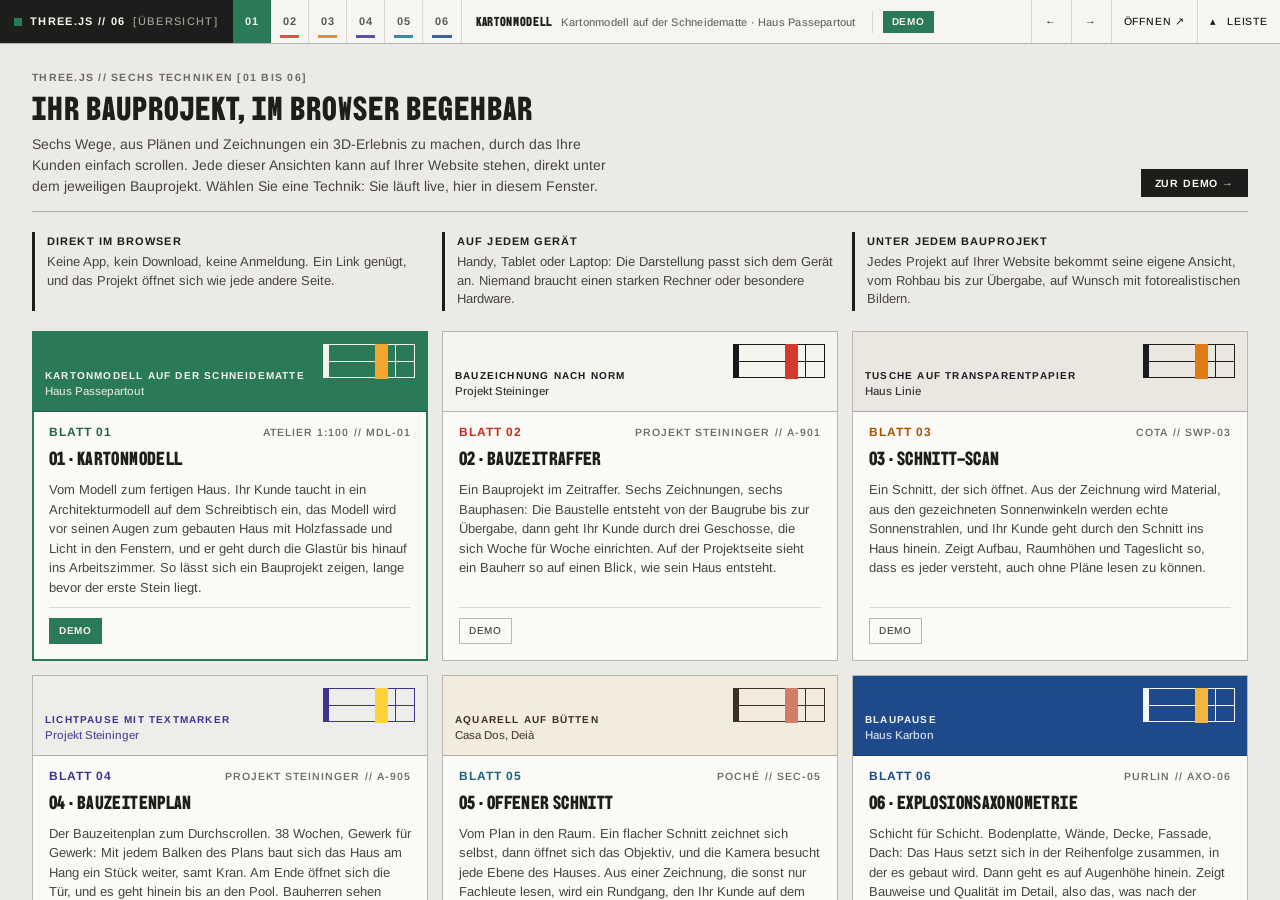
<file: index.html>
<!doctype html>
<html lang="de">
<head>
<meta charset="utf-8">
<meta name="viewport" content="width=device-width, initial-scale=1">
<title>three.js Demos · Ihr Bauprojekt im Browser</title>
<meta name="description" content="three.js Demos: sechs Wege, ein Bauprojekt im Browser begehbar zu machen. Direkt auf Ihrer Website, unter jedem Projekt, auf jedem Gerät, ohne App und ohne Download.">
<meta name="theme-color" content="#f6f5f1">
<link rel="preload" href="fonts/BBHBogle-Regular.woff2" as="font" type="font/woff2" crossorigin>
<link rel="preload" href="fonts/Arimo-VariableFont_wght.woff2" as="font" type="font/woff2" crossorigin>
<style>
  /* The plan chest: neutral paper and graphite. The one colour on the page is the identity colour of the demo
     that is running (--accent), so the frame never competes with the six drawing media inside it. */
  @font-face { font-family: 'BBH Bogle'; src: url('fonts/BBHBogle-Regular.woff2') format('woff2'); font-weight: 400; font-style: normal; font-display: swap; }
  @font-face { font-family: 'Arimo'; src: url('fonts/Arimo-VariableFont_wght.woff2') format('woff2'); font-weight: 400 700; font-style: normal; font-display: swap; }
  :root {
    --bg: #eceae4;
    --panel: #f6f5f1;
    --card: #fbfaf7;
    --ink: #1d1d1b;
    --mute: #6b6a65;
    --soft: #45443f;
    --line: rgba(29, 29, 27, 0.14);
    --line-strong: rgba(29, 29, 27, 0.3);
    --hover: rgba(29, 29, 27, 0.06);
    --accent: #2a7a57;      /* identity colour of the running demo, set from DEMOS */
    --accent-on: #f5f2ea;   /* text on the identity colour */
    --accent-ink: #20674a;  /* the identity colour, dark enough for small text on paper */
    --sheet: #323841;       /* the sheet of the running demo: shown behind the stage while it loads */
    --display: 'BBH Bogle', 'Arimo', 'Arial Black', sans-serif;
    --sans: 'Arimo', 'Helvetica Neue', Arial, sans-serif;
    --mono: 'Arimo', 'Helvetica Neue', Arial, sans-serif;
    --bar-h: 44px;
  }

  * { box-sizing: border-box; }
  html, body {
    margin: 0;
    width: 100%;
    height: 100%;
    overflow: hidden;
    background: var(--bg);
    color: var(--ink);
    font-family: var(--sans);
    -webkit-font-smoothing: antialiased;
    font-synthesis: none;
  }
  button { -webkit-tap-highlight-color: transparent; }
  :focus-visible { outline: 2px solid var(--accent-ink); outline-offset: -2px; }

  /* ── TOP BAR: the title block of the chest ── */
  #master-bar {
    position: fixed;
    top: 0;
    left: 0;
    right: 0;
    height: var(--bar-h);
    background: var(--panel);
    border-bottom: 1px solid var(--line-strong);
    display: flex;
    align-items: center;
    z-index: 1000;
    user-select: none;
    transition: transform 0.22s cubic-bezier(0.22, 1, 0.36, 1);
  }

  body.bar-collapsed #master-bar {
    transform: translateY(-100%);
  }

  .brand-cell {
    display: flex;
    flex: none;
    align-items: center;
    gap: 8px;
    height: 100%;
    padding: 0 14px;
    border: 0;
    border-right: 1px solid var(--line);
    font: 700 11px/1 var(--mono);
    letter-spacing: 0.12em;
    text-transform: uppercase;
    white-space: nowrap;
    cursor: pointer;
    color: var(--ink);
    background: transparent;
  }
  .brand-cell:hover { background: var(--hover); }
  .brand-cell.on { background: var(--ink); color: var(--panel); }
  .brand-cell.on .tag { color: rgba(246, 245, 241, 0.6); }
  .brand-cell .dot {
    width: 8px;
    height: 8px;
    background: var(--accent);
    display: inline-block;
    transition: background 0.3s;
  }
  .brand-cell .tag { color: var(--mute); font-weight: 500; }

  /* 01..06 number strip */
  .num-strip {
    display: flex;
    align-items: stretch;
    height: 100%;
    min-width: 0;
    border-right: 1px solid var(--line);
    overflow-x: auto;
    scrollbar-width: none;
  }
  .num-strip::-webkit-scrollbar { display: none; }

  .demo-btn {
    appearance: none;
    flex: none;
    border: 0;
    border-right: 1px solid var(--line);
    background: transparent;
    color: var(--mute);
    padding: 0 11px;
    min-width: 38px;
    height: 100%;
    display: inline-flex;
    align-items: center;
    justify-content: center;
    gap: 6px;
    font: 500 11px/1 var(--mono);
    font-variant-numeric: tabular-nums;
    letter-spacing: 0.06em;
    cursor: pointer;
    white-space: nowrap;
    transition: background 0.12s, color 0.12s;
    position: relative;
  }
  .demo-btn:last-child { border-right: 0; }
  .demo-btn .n { font-weight: 700; color: var(--ink); opacity: 0.72; }
  .demo-btn .lbl {
    font-family: var(--sans);
    font-weight: 600;
    font-size: 11.5px;
    letter-spacing: 0.01em;
    display: none;
  }
  @media (min-width: 1440px) {
    .demo-btn .lbl { display: inline; }
  }
  /* the little colour tick under every number is the sheet of that demo */
  .demo-btn::after {
    content: '';
    position: absolute;
    left: 9px;
    right: 9px;
    bottom: 5px;
    height: 3px;
    background: var(--c);
    opacity: 0.85;
    transition: left 0.15s, right 0.15s, bottom 0.15s, height 0.15s;
  }
  .demo-btn:hover { background: var(--hover); color: var(--ink); }
  .demo-btn.active { background: var(--c); color: var(--c-on); }
  .demo-btn.active .n { color: var(--c-on); opacity: 1; }
  .demo-btn.active::after { opacity: 0; }

  /* Active demo title + its variants */
  .active-meta {
    display: flex;
    align-items: center;
    gap: 10px;
    padding: 0 14px;
    height: 100%;
    min-width: 0;
    flex: 1;
    overflow: hidden;
    -webkit-mask-image: linear-gradient(90deg, #000 calc(100% - 28px), transparent);
    mask-image: linear-gradient(90deg, #000 calc(100% - 28px), transparent);
  }

  .active-title {
    display: flex;
    align-items: baseline;
    gap: 8px;
    white-space: nowrap;
  }
  .active-title .code {
    font: 700 10px/1 var(--mono);
    color: var(--accent-ink);
    letter-spacing: 0.1em;
  }
  .active-title .name {
    font: 400 13px/1 var(--display);
    letter-spacing: 0.05em;
    text-transform: uppercase;
  }
  .active-title .medium {
    font: 500 11px/1 var(--sans);
    color: var(--mute);
    letter-spacing: 0.02em;
  }
  /* room in the bar: the drawing code only on very wide screens, the medium gives way to the tab labels */
  .active-title .code { display: none; }
  @media (min-width: 1440px) and (max-width: 1759px) { .active-title .medium { display: none; } }
  @media (min-width: 1760px) { .active-title .code { display: inline; } }

  .variant-group {
    display: inline-flex;
    align-items: center;
    gap: 4px;
    margin-left: 6px;
    padding-left: 10px;
    border-left: 1px solid var(--line);
  }
  .var-pill {
    appearance: none;
    border: 1px solid var(--line-strong);
    background: transparent;
    color: var(--soft);
    font: 500 10px/1 var(--mono);
    letter-spacing: 0.07em;
    text-transform: uppercase;
    padding: 5px 8px;
    cursor: pointer;
    white-space: nowrap;
    transition: color 0.12s, border-color 0.12s, background 0.12s;
  }
  .var-pill:hover { color: var(--ink); border-color: var(--ink); }
  .var-pill.active {
    background: var(--c, var(--accent));
    border-color: var(--c, var(--accent));
    color: var(--c-on, var(--accent-on));
    font-weight: 700;
  }

  /* Right controls */
  .bar-actions {
    display: flex;
    flex: none;
    align-items: stretch;
    height: 100%;
    margin-left: auto;
    border-left: 1px solid var(--line);
  }
  .act-btn {
    appearance: none;
    border: 0;
    border-right: 1px solid var(--line);
    background: transparent;
    color: var(--ink);
    padding: 0 12px;
    min-width: 40px;
    font: 500 10.5px/1 var(--mono);
    letter-spacing: 0.08em;
    text-transform: uppercase;
    cursor: pointer;
    display: inline-flex;
    align-items: center;
    justify-content: center;
    gap: 6px;
    white-space: nowrap;
    text-decoration: none;
  }
  .act-btn:last-child { border-right: 0; }
  .act-btn:hover { background: var(--hover); }
  .act-btn.on { background: var(--ink); color: var(--panel); font-weight: 700; }

  /* Floating tab when the bar is hidden */
  #show-bar-tab {
    position: fixed;
    top: 0;
    left: 50%;
    transform: translate(-50%, -100%);
    z-index: 1001;
    background: var(--panel);
    color: var(--ink);
    border: 1px solid var(--line-strong);
    border-top: 0;
    padding: 6px 12px;
    font: 700 10px/1 var(--mono);
    letter-spacing: 0.12em;
    text-transform: uppercase;
    cursor: pointer;
    transition: transform 0.22s cubic-bezier(0.22, 1, 0.36, 1);
  }
  body.bar-collapsed #show-bar-tab {
    transform: translate(-50%, 0);
  }

  /* ── STAGE IFRAME ── */
  #stage-wrap {
    position: fixed;
    top: var(--bar-h);
    left: 0;
    right: 0;
    bottom: 0;
    background: var(--sheet);
    transition: top 0.22s cubic-bezier(0.22, 1, 0.36, 1), background 0.3s;
  }
  body.bar-collapsed #stage-wrap {
    top: 0;
  }

  #stage {
    width: 100%;
    height: 100%;
    border: 0;
    display: block;
    background: transparent;
  }

  /* ── THE DRAWER: six sheets, each with the colour card of its medium ── */
  #matrix-drawer {
    position: fixed;
    top: var(--bar-h);
    left: 0;
    right: 0;
    bottom: 0;
    background: var(--bg);
    z-index: 950;
    overflow-y: auto;
    overscroll-behavior: contain;
    padding: 28px 32px 48px;
    display: none;
  }
  #matrix-drawer.open {
    display: block;
  }

  .matrix-head {
    max-width: 1360px;
    margin: 0 auto 20px;
    display: flex;
    gap: 16px;
    justify-content: space-between;
    align-items: flex-end;
    border-bottom: 1px solid var(--line-strong);
    padding-bottom: 14px;
  }
  .matrix-head h2 {
    margin: 0;
    font: 400 clamp(22px, 2.6vw, 34px)/1.08 var(--display);
    letter-spacing: 0.03em;
    text-transform: uppercase;
  }
  .matrix-head p {
    margin: 8px 0 0;
    max-width: 72ch;
    font: 400 14px/1.5 var(--sans);
    color: var(--soft);
  }
  .matrix-head .eyebrow {
    margin: 0 0 8px;
    font: 700 10.5px/1 var(--mono);
    letter-spacing: 0.12em;
    color: var(--mute);
  }
  /* what it means for a builder's website: three plain promises above the six sheets */
  .pitch {
    max-width: 1360px;
    margin: 0 auto 20px;
    padding: 0;
    list-style: none;
    display: grid;
    grid-template-columns: repeat(3, 1fr);
    gap: 14px;
  }
  .pitch li { border-left: 3px solid var(--ink); padding: 2px 0 2px 12px; }
  .pitch b { display: block; font: 700 11px/1.3 var(--mono); letter-spacing: 0.1em; text-transform: uppercase; }
  .pitch span { display: block; margin-top: 4px; font: 400 13px/1.45 var(--sans); color: var(--soft); }

  .matrix-grid {
    max-width: 1360px;
    margin: 0 auto;
    display: grid;
    grid-template-columns: repeat(auto-fill, minmax(360px, 1fr));
    gap: 14px;
  }

  .sheet-card {
    background: var(--card);
    border: 1px solid var(--line-strong);
    display: flex;
    flex-direction: column;
    transition: border-color 0.14s, box-shadow 0.14s;
    position: relative;
  }
  .sheet-card:hover { border-color: var(--ink); }
  .sheet-card.active { border-color: var(--c); box-shadow: inset 0 0 0 1px var(--c); }

  /* the colour card: the sheet, a few drawn lines in the medium's line colour, and its one accent */
  .swatch {
    appearance: none;
    display: flex;
    align-items: flex-end;
    justify-content: space-between;
    gap: 14px;
    width: 100%;
    min-height: 80px;
    padding: 12px;
    border: 0;
    border-bottom: 1px solid var(--line-strong);
    background: var(--sw-sheet);
    color: var(--sw-line);
    cursor: pointer;
    text-align: left;
  }
  .swatch .txt { min-width: 0; }
  .swatch .m { display: block; font: 700 10px/1.3 var(--mono); letter-spacing: 0.12em; text-transform: uppercase; }
  .swatch .h { display: block; margin-top: 3px; font: 500 11.5px/1.2 var(--sans); opacity: 0.86; }
  .swatch .plan {
    flex: none;
    align-self: flex-start;
    position: relative;
    width: 92px;
    height: 34px;
    border: 1.5px solid var(--sw-line);
    border-left-width: 6px;
    background:
      linear-gradient(var(--sw-line), var(--sw-line)) 0 50% / 100% 1px no-repeat,
      linear-gradient(var(--sw-line), var(--sw-line)) 78% 0 / 1px 100% no-repeat;
  }
  .swatch .plan::after { content: ''; position: absolute; top: -1.5px; bottom: -1.5px; left: 46px; width: 13px; background: var(--sw-accent); }

  .sheet-body { padding: 14px 16px 16px; display: flex; flex-direction: column; gap: 10px; flex: 1; }

  .sheet-card-top {
    display: flex;
    justify-content: space-between;
    align-items: baseline;
    gap: 10px;
    font: 600 10.5px/1 var(--mono);
    color: var(--mute);
    letter-spacing: 0.1em;
  }
  .sheet-card-top .num { color: var(--c-ink); font-size: 12px; font-weight: 700; }

  .sheet-card h3 {
    margin: 0;
    font: 400 19px/1.15 var(--display);
    letter-spacing: 0.02em;
    text-transform: uppercase;
    color: var(--ink);
    cursor: pointer;
  }
  .sheet-card h3:hover { color: var(--c-ink); }

  .sheet-card p {
    margin: 0;
    font-size: 13px;
    line-height: 1.5;
    color: var(--soft);
    flex: 1;
  }

  .sheet-vars {
    display: flex;
    flex-wrap: wrap;
    gap: 5px;
    padding-top: 10px;
    border-top: 1px solid var(--line);
  }
  .sheet-vars .var-pill { padding: 7px 9px; }

  @media (max-width: 900px) {
    .active-meta { display: none; }
    #matrix-drawer { padding: 18px 16px 36px; }
  }
  /* phone: number strip in the middle, everything else folds into the drawer */
  @media (max-width: 700px) {
    .brand-cell { padding: 0 10px; gap: 7px; letter-spacing: 0.08em; }
    .brand-cell .tag { display: none; }
    .num-strip { flex: 1; }
    .demo-btn { flex: 1 0 30px; min-width: 0; padding: 0 2px; }
    .demo-btn::after { left: 5px; right: 5px; }
    #prev-btn, #next-btn, #open-new { display: none; }
    .act-btn .long { display: none; }
    .matrix-head { flex-direction: column; align-items: flex-start; }
    .matrix-head h2 { font-size: 20px; }
    .pitch { grid-template-columns: 1fr; gap: 10px; }
    .matrix-grid { grid-template-columns: 1fr; }
  }
  @media (prefers-reduced-motion: reduce) {
    #master-bar, #show-bar-tab, #stage-wrap, .demo-btn::after { transition: none; }
  }
</style>
</head>
<body>

<header id="master-bar">
  <button class="brand-cell" id="toggle-matrix" title="Alle sechs Techniken zeigen">
    <span class="dot"></span>
    <span>THREE.JS // 06</span>
    <span class="tag">[ÜBERSICHT]</span>
  </button>

  <nav class="num-strip" id="num-strip" aria-label="Techniken 01 bis 06"></nav>

  <div class="active-meta">
    <div class="active-title">
      <span class="code" id="cur-code">ATELIER 1:100 // MDL-01</span>
      <span class="name" id="cur-name">Kartonmodell</span>
      <span class="medium" id="cur-medium"></span>
    </div>
    <div class="variant-group" id="cur-variants"></div>
  </div>

  <div class="bar-actions">
    <button class="act-btn" id="prev-btn" title="Vorherige Demo" aria-label="Vorherige Demo">←</button>
    <button class="act-btn" id="next-btn" title="Nächste Demo" aria-label="Nächste Demo">→</button>
    <a class="act-btn" id="open-new" href="#" target="_blank" rel="noopener" title="Aktuelle Demo in einem eigenen Tab öffnen">ÖFFNEN ↗</a>
    <button class="act-btn" id="hide-bar-btn" title="Leiste einklappen für die Vollbildansicht" aria-label="Leiste einklappen">▴<span class="long">&nbsp;LEISTE</span></button>
  </div>
</header>

<button id="show-bar-tab" title="Leiste anzeigen">▾ THREE.JS // 06</button>

<div id="matrix-drawer">
  <div class="matrix-head">
    <div>
      <p class="eyebrow">THREE.JS // SECHS TECHNIKEN [01 BIS 06]</p>
      <h2>Ihr Bauprojekt, im Browser begehbar</h2>
      <p>Sechs Wege, aus Plänen und Zeichnungen ein 3D-Erlebnis zu machen, durch das Ihre Kunden einfach scrollen. Jede dieser Ansichten kann auf Ihrer Website stehen, direkt unter dem jeweiligen Bauprojekt. Wählen Sie eine Technik: Sie läuft live, hier in diesem Fenster.</p>
    </div>
    <div style="display:flex; gap:10px;">
      <button class="act-btn on" id="close-matrix" style="padding:9px 14px;">ZUR DEMO →</button>
    </div>
  </div>
  <ul class="pitch">
    <li><b>Direkt im Browser</b><span>Keine App, kein Download, keine Anmeldung. Ein Link genügt, und das Projekt öffnet sich wie jede andere Seite.</span></li>
    <li><b>Auf jedem Gerät</b><span>Handy, Tablet oder Laptop: Die Darstellung passt sich dem Gerät an. Niemand braucht einen starken Rechner oder besondere Hardware.</span></li>
    <li><b>Unter jedem Bauprojekt</b><span>Jedes Projekt auf Ihrer Website bekommt seine eigene Ansicht, vom Rohbau bis zur Übergabe, auf Wunsch mit fotorealistischen Bildern.</span></li>
  </ul>
  <div class="matrix-grid" id="matrix-grid"></div>
</div>

<main id="stage-wrap">
  <iframe id="stage" title="Aktive 3D-Architekturdemo" allow="fullscreen"></iframe>
</main>

<script>
const DEMOS = [
  {
    "id": "01",
    "medium": "Kartonmodell auf der Schneidematte",
    "house": "Haus Passepartout",
    "sheet": "#2a7a57", "line": "#f5f2ea", "mark": "#f2a531",
    "accent": "#2a7a57", "on": "#f5f2ea", "ink": "#20674a",
    "stage": "#323841",
    "code": "ATELIER 1:100 // MDL-01",
    "title": "Kartonmodell",
    "short": "Kartonmodell",
    "desc": "Vom Modell zum fertigen Haus. Ihr Kunde taucht in ein Architekturmodell auf dem Schreibtisch ein, das Modell wird vor seinen Augen zum gebauten Haus mit Holzfassade und Licht in den Fenstern, und er geht durch die Glastür bis hinauf ins Arbeitszimmer. So lässt sich ein Bauprojekt zeigen, lange bevor der erste Stein liegt.",
    "variants": [
      {
        "label": "Demo",
        "url": "../threejs-demo-6/index.html"
      }
    ]
  },
  {
    "id": "02",
    "medium": "Bauzeichnung nach Norm",
    "house": "Projekt Steininger",
    "sheet": "#f5f4ef", "line": "#17191c", "mark": "#d43a2a",
    "accent": "#d43a2a", "on": "#fbfaf7", "ink": "#bf2f20",
    "code": "PROJEKT STEININGER // A-901",
    "title": "Bauzeitraffer",
    "short": "Bauzeitraffer",
    "desc": "Ein Bauprojekt im Zeitraffer. Sechs Zeichnungen, sechs Bauphasen: Die Baustelle entsteht von der Baugrube bis zur Übergabe, dann geht Ihr Kunde durch drei Geschosse, die sich Woche für Woche einrichten. Auf der Projektseite sieht ein Bauherr so auf einen Blick, wie sein Haus entsteht.",
    "variants": [
      {
        "label": "Demo",
        "url": "../threejs-demo-4/index.html"
      }
    ]
  },
  {
    "id": "03",
    "medium": "Tusche auf Transparentpapier",
    "house": "Haus Linie",
    "sheet": "#e9e7e0", "line": "#1b1c1e", "mark": "#e07a12",
    "accent": "#e07a12", "on": "#1b1c1e", "ink": "#a85400",
    "code": "COTA // SWP-03",
    "title": "Schnitt-Scan",
    "short": "Schnitt-Scan",
    "desc": "Ein Schnitt, der sich öffnet. Aus der Zeichnung wird Material, aus den gezeichneten Sonnenwinkeln werden echte Sonnenstrahlen, und Ihr Kunde geht durch den Schnitt ins Haus hinein. Zeigt Aufbau, Raumhöhen und Tageslicht so, dass es jeder versteht, auch ohne Pläne lesen zu können.",
    "variants": [
      {
        "label": "Demo",
        "url": "../threejs-demo-2/index.html"
      }
    ]
  },
  {
    "id": "04",
    "medium": "Lichtpause mit Textmarker",
    "house": "Projekt Steininger",
    "sheet": "#eeedea", "line": "#3d3492", "mark": "#ffd23c",
    "accent": "#3d3492", "on": "#eeedea", "ink": "#3d3492",
    "code": "PROJEKT STEININGER // A-905",
    "title": "Bauzeitenplan",
    "short": "Bauzeitenplan",
    "desc": "Der Bauzeitenplan zum Durchscrollen. 38 Wochen, Gewerk für Gewerk: Mit jedem Balken des Plans baut sich das Haus am Hang ein Stück weiter, samt Kran. Am Ende öffnet sich die Tür, und es geht hinein bis an den Pool. Bauherren sehen jederzeit, was wann passiert und wo ihr Projekt gerade steht.",
    "variants": [
      {
        "label": "A · Bauzeitenplan",
        "url": "../threejs-demo-5/index.html?dir=a"
      },
      {
        "label": "B · Plan 1:1",
        "url": "../threejs-demo-5/index.html?dir=b"
      },
      {
        "label": "C · Baustellenkamera",
        "url": "../threejs-demo-5/index.html?dir=c"
      }
    ]
  },
  {
    "id": "05",
    "medium": "Aquarell auf Bütten",
    "house": "Casa Dos, Deià",
    "sheet": "#f3ebdb", "line": "#3b2f27", "mark": "#cf7d68",
    "accent": "#1b7a8c", "on": "#f9f3e7", "ink": "#17667a",
    "code": "POCHÉ // SEC-05",
    "title": "Offener Schnitt",
    "short": "Offener Schnitt",
    "desc": "Vom Plan in den Raum. Ein flacher Schnitt zeichnet sich selbst, dann öffnet sich das Objektiv, und die Kamera besucht jede Ebene des Hauses. Aus einer Zeichnung, die sonst nur Fachleute lesen, wird ein Rundgang, den Ihr Kunde auf dem Handy mit dem Daumen steuert.",
    "variants": [
      {
        "label": "A · Objektiv öffnen",
        "url": "../threejs-demo-3/index.html?dir=a"
      },
      {
        "label": "C · Die Treppe hinab",
        "url": "../threejs-demo-3/index.html?dir=c"
      }
    ]
  },
  {
    "id": "06",
    "medium": "Blaupause",
    "house": "Haus Karbon",
    "sheet": "#1e4a8c", "line": "#f3f6fb", "mark": "#f4b63f",
    "accent": "#1e4a8c", "on": "#f3f6fb", "ink": "#1e4a8c",
    "code": "PURLIN // AXO-06",
    "title": "Explosionsaxonometrie",
    "short": "Explosionsaxo",
    "desc": "Schicht für Schicht. Bodenplatte, Wände, Decke, Fassade, Dach: Das Haus setzt sich in der Reihenfolge zusammen, in der es gebaut wird. Dann geht es auf Augenhöhe hinein. Zeigt Bauweise und Qualität im Detail, also das, was nach der Fertigstellung niemand mehr sieht.",
    "variants": [
      {
        "label": "A · Planblatt",
        "url": "../threejs-demo-1/index.html?dir=a"
      },
      {
        "label": "B · Geschossweise",
        "url": "../threejs-demo-1/index.html?dir=c"
      },
      {
        "label": "C · Abwicklung",
        "url": "../threejs-demo-1/index.html?dir=b"
      }
    ]
  }
];

const numStrip = document.getElementById('num-strip');
const curCode = document.getElementById('cur-code');
const curName = document.getElementById('cur-name');
const curMedium = document.getElementById('cur-medium');
const curVariants = document.getElementById('cur-variants');
const themeMeta = document.querySelector('meta[name="theme-color"]');
// every button and card carries the colours of its own demo
const tint = (el, d) => { el.style.setProperty('--c', d.accent); el.style.setProperty('--c-on', d.on); el.style.setProperty('--c-ink', d.ink); };
const openNew = document.getElementById('open-new');
const stage = document.getElementById('stage');
const matrixDrawer = document.getElementById('matrix-drawer');
const matrixGrid = document.getElementById('matrix-grid');
const toggleMatrixBtn = document.getElementById('toggle-matrix');

let activeIdx = 0;
let activeVarIdx = 0;
let loadToken = 0;

// Build top strip buttons
DEMOS.forEach((d, idx) => {
  const btn = document.createElement('button');
  btn.className = 'demo-btn';
  btn.dataset.idx = idx;
  btn.title = `${d.id} · ${d.title} · ${d.medium}`;
  btn.setAttribute('aria-label', `Demo ${Number(d.id)}: ${d.short}, ${d.medium}`);
  tint(btn, d);
  btn.innerHTML = `<span class="n">${d.id}</span><span class="lbl">${d.short}</span>`;
  btn.addEventListener('click', () => selectDemo(idx, 0));
  numStrip.appendChild(btn);
});

// Build matrix grid cards
DEMOS.forEach((d, idx) => {
  const card = document.createElement('div');
  card.className = 'sheet-card';
  card.dataset.idx = idx;
  tint(card, d);

  // the colour card of the medium: sheet, line and the one accent
  const sw = document.createElement('button');
  sw.className = 'swatch';
  sw.type = 'button';
  sw.title = `${d.title} öffnen`;
  sw.style.setProperty('--sw-sheet', d.sheet);
  sw.style.setProperty('--sw-line', d.line);
  sw.style.setProperty('--sw-accent', d.mark);
  sw.innerHTML = '<span class="txt"><span class="m"></span><span class="h"></span></span><span class="plan" aria-hidden="true"></span>';
  sw.querySelector('.m').textContent = d.medium;
  sw.querySelector('.h').textContent = d.house;
  sw.addEventListener('click', () => { selectDemo(idx, 0); setMatrixOpen(false); });

  const body = document.createElement('div');
  body.className = 'sheet-body';

  const top = document.createElement('div');
  top.className = 'sheet-card-top';
  top.innerHTML = `<span class="num">BLATT ${d.id}</span><span>${d.code}</span>`;

  const h3 = document.createElement('h3');
  h3.textContent = `${d.id} · ${d.title}`;
  h3.addEventListener('click', () => {
    selectDemo(idx, 0);
    setMatrixOpen(false);
  });

  const p = document.createElement('p');
  p.textContent = d.desc;

  const vars = document.createElement('div');
  vars.className = 'sheet-vars';
  d.variants.forEach((v, vIdx) => {
    const vp = document.createElement('button');
    vp.className = 'var-pill';
    vp.dataset.idx = idx;
    vp.dataset.vidx = vIdx;
    vp.textContent = v.label;
    vp.addEventListener('click', () => {
      selectDemo(idx, vIdx);
      setMatrixOpen(false);
    });
    vars.appendChild(vp);
  });

  body.append(top, h3, p, vars);
  card.append(sw, body);
  matrixGrid.appendChild(card);
});

let staged = true; // false while the drawer is the front page and no demo has been loaded yet
function setMatrixOpen(open) {
  if (!open && !staged) { staged = true; selectDemo(activeIdx, activeVarIdx, false); }
  matrixDrawer.classList.toggle('open', open);
  toggleMatrixBtn.classList.toggle('on', open);
  toggleMatrixBtn.setAttribute('aria-expanded', String(open));
}
addEventListener('keydown', (e) => { if (e.key === 'Escape' && matrixDrawer.classList.contains('open')) setMatrixOpen(false); });

toggleMatrixBtn.addEventListener('click', () => {
  setMatrixOpen(!matrixDrawer.classList.contains('open'));
});
document.getElementById('close-matrix').addEventListener('click', () => setMatrixOpen(false));

function selectDemo(idx, vIdx = 0, pushHash = true) {
  staged = true;
  const encodedUrl = markActive(idx, vIdx, pushHash);
  // Release previous WebGL context cleanly before loading next Three.js scene
  const token = ++loadToken;
  stage.src = 'about:blank';
  setTimeout(() => {
    if (token !== loadToken) return;
    stage.src = encodedUrl;
  }, 30);
}

// the bar, the drawer and the hash for one demo and variant, without reloading the stage
function markActive(idx, vIdx = 0, pushHash = true) {
  activeIdx = (idx + DEMOS.length) % DEMOS.length;
  const demo = DEMOS[activeIdx];
  activeVarIdx = Math.max(0, Math.min(vIdx, demo.variants.length - 1));
  const variant = demo.variants[activeVarIdx];
  const encodedUrl = encodeURI(variant.url);

  // the frame takes the identity colour of the running demo, the stage waits in the colour of its sheet
  const R = document.documentElement.style;
  R.setProperty('--accent', demo.accent);
  R.setProperty('--accent-on', demo.on);
  R.setProperty('--accent-ink', demo.ink);
  R.setProperty('--sheet', demo.stage || demo.sheet);   // the Kartonmodell waits in the dusk of its studio, not on the green mat
  curMedium.textContent = `${demo.medium} · ${demo.house}`;

  // Update top buttons
  document.querySelectorAll('.demo-btn').forEach((b, i) => {
    b.classList.toggle('active', i === activeIdx);
    if (i === activeIdx) { b.setAttribute('aria-current', 'true'); b.scrollIntoView({ block: 'nearest', inline: 'nearest' }); } else b.removeAttribute('aria-current');
  });

  // Update active title + variant pills
  curCode.textContent = demo.code;
  curName.textContent = demo.title;
  curVariants.innerHTML = '';
  demo.variants.forEach((v, i) => {
    const pill = document.createElement('button');
    pill.className = 'var-pill' + (i === activeVarIdx ? ' active' : '');
    pill.textContent = v.label;
    pill.addEventListener('click', () => selectDemo(activeIdx, i));
    curVariants.appendChild(pill);
  });

  // Update matrix cards
  document.querySelectorAll('.sheet-card').forEach((c, i) => {
    c.classList.toggle('active', i === activeIdx);
  });
  document.querySelectorAll('.sheet-vars .var-pill').forEach(p => {
    const match = Number(p.dataset.idx) === activeIdx && Number(p.dataset.vidx) === activeVarIdx;
    p.classList.toggle('active', match);
  });

  openNew.href = encodedUrl;

  if (pushHash) {
    const hash = activeVarIdx > 0 ? `#${demo.id}:${activeVarIdx}` : `#${demo.id}`;
    history.replaceState(null, '', hash);
  }
  return encodedUrl;
}

// the demos hand over to each other by themselves (one continuous show): the bar follows along
function followStage() {
  try {
    const L = stage.contentWindow.location;
    if (!/threejs-demo-\d/.test(L.pathname)) return;
    const path = L.pathname.replace(/index\.html$/, ''), dir = new URLSearchParams(L.search).get('dir');
    let hit = null;
    DEMOS.forEach((d, i) => d.variants.forEach((v, j) => {
      const u = new URL(v.url, location.href), vd = u.searchParams.get('dir');
      if (u.pathname.replace(/index\.html$/, '') === path && (!vd || !dir || vd === dir) && !hit) hit = [i, j];
    }));
    if (hit && (hit[0] !== activeIdx || hit[1] !== activeVarIdx)) markActive(hit[0], hit[1]);
  } catch {}
}
stage.addEventListener('load', () => {
  try { stage.contentWindow.focus(); } catch {}
  followStage();
});

document.getElementById('prev-btn').addEventListener('click', () => selectDemo(activeIdx - 1, 0));
document.getElementById('next-btn').addEventListener('click', () => selectDemo(activeIdx + 1, 0));

document.getElementById('hide-bar-btn').addEventListener('click', () => {
  document.body.classList.add('bar-collapsed');
});
document.getElementById('show-bar-tab').addEventListener('click', () => {
  document.body.classList.remove('bar-collapsed');
});

function parseHash() {
  const raw = location.hash.replace(/^#/, '').trim();
  if (!raw) return { idx: 0, vIdx: 0 };
  const [idPart, vPart] = raw.split(':');
  const foundIdx = DEMOS.findIndex(d => d.id === idPart.padStart(2, '0'));
  return {
    idx: foundIdx >= 0 ? foundIdx : 0,
    vIdx: vPart ? parseInt(vPart, 10) || 0 : 0
  };
}

window.addEventListener('hashchange', () => {
  const { idx, vIdx } = parseHash();
  selectDemo(idx, vIdx, false);
});

// A link with a hash opens that demo at once. Without one the drawer is the front page: what this is, and the six
// sheets to choose from. The first demo loads when the drawer closes, so it plays its opening for someone who watches.
if (location.hash) { const init = parseHash(); selectDemo(init.idx, init.vIdx, false); }
else { staged = false; markActive(0, 0, false); setMatrixOpen(true); }
</script>
</body>
</html>
</file>
